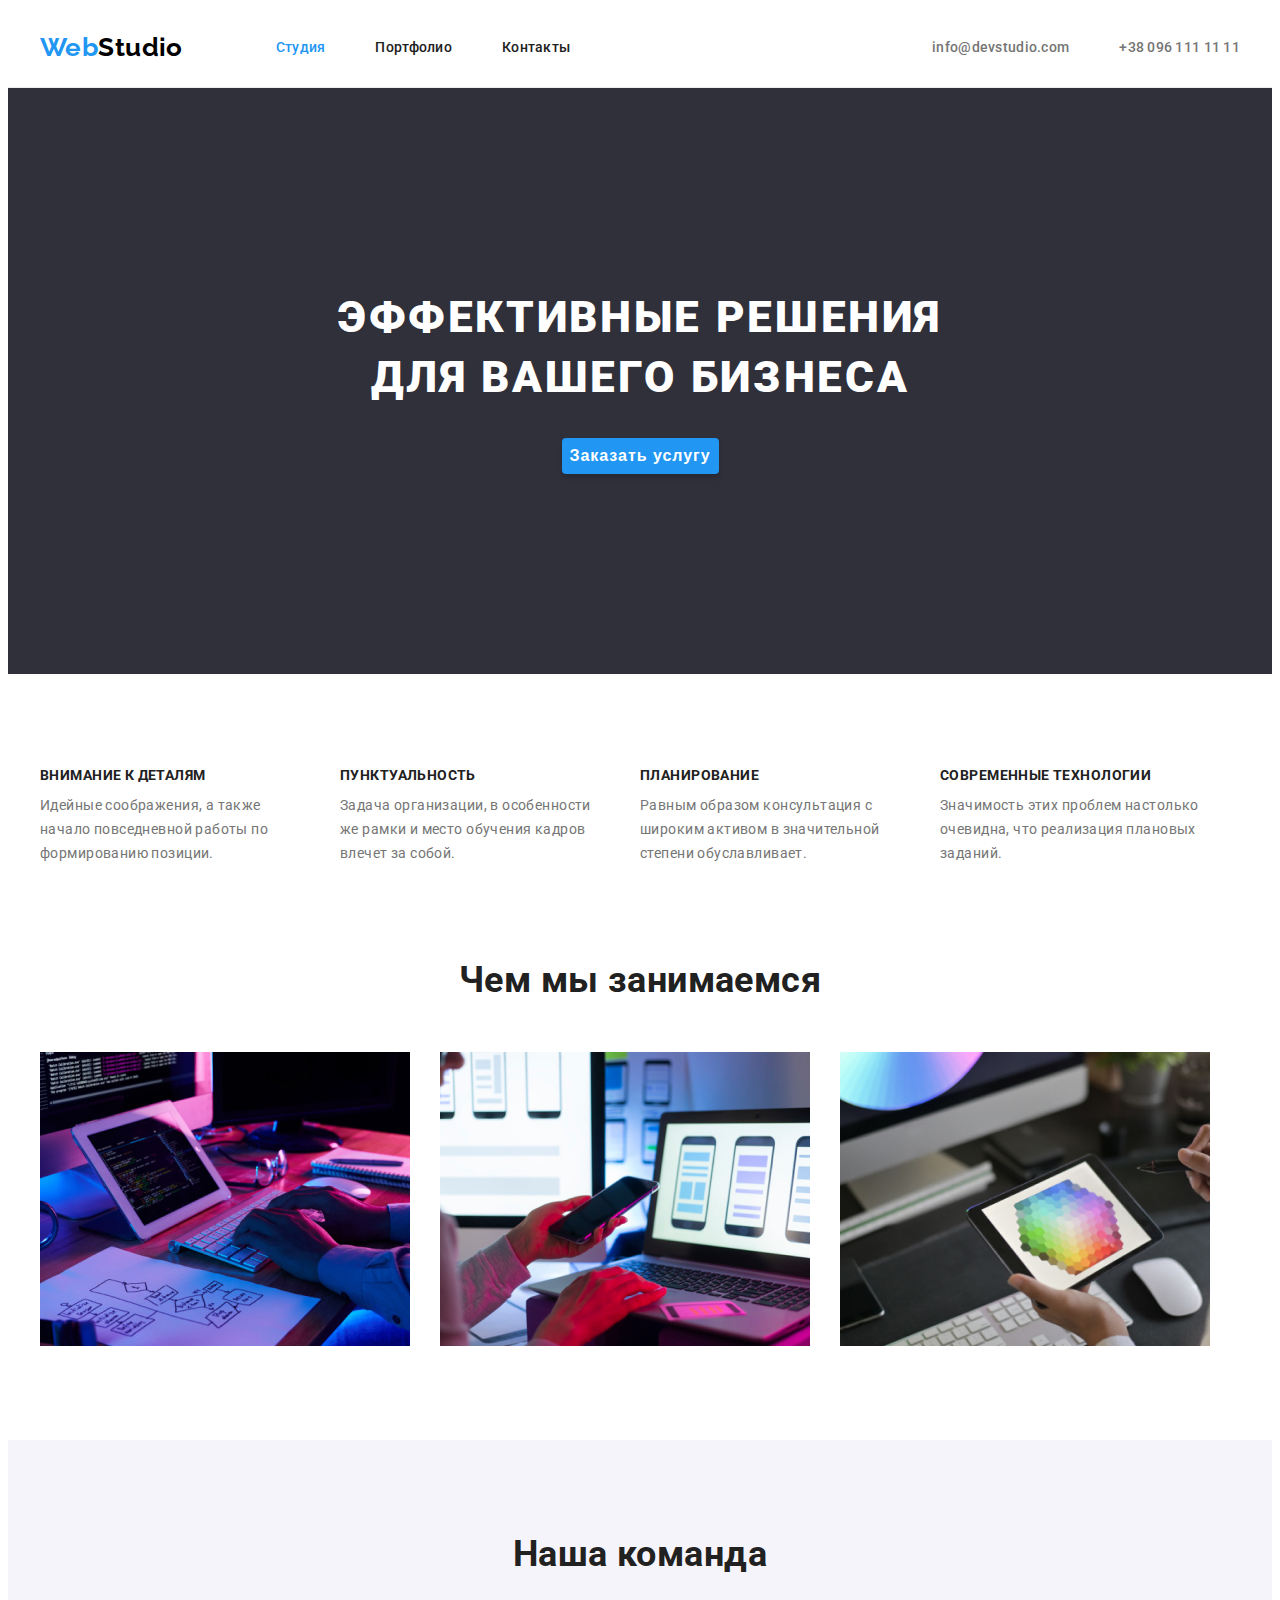
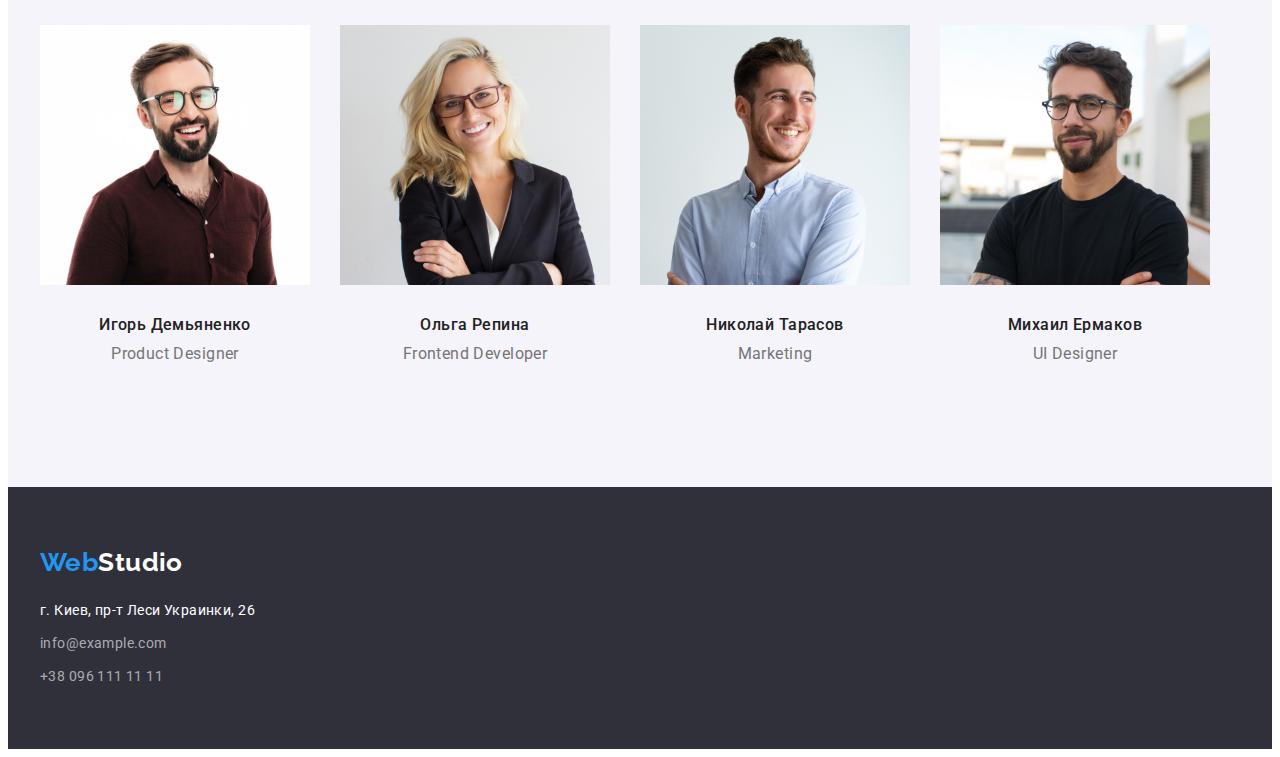
<file: index.html>
<!DOCTYPE html>
<html lang="ru">
  <head>
    <meta charset="UTF-8" />
    <meta http-equiv="X-UA-Compatible" content="IE=edge" />
    <meta name="viewport" content="width=device-width, initial-scale=1.0" />
    <title>WebStudio</title>
    <link
      href="https://fonts.googleapis.com/css2?family=Raleway:wght@700&family=Roboto:wght@400;500;700;900&display=swap"
      rel="stylesheet"
    />
    <link
      rel="stylesheet"
      href="https://cdnjs.cloudflare.com/ajax/libs/modern-normalize/1.1.0/modern-normalize.min.css"
      integrity="sha512-wpPYUAdjBVSE4KJnH1VR1HeZfpl1ub8YT/NKx4PuQ5NmX2tKuGu6U/JRp5y+Y8XG2tV+wKQpNHVUX03MfMFn9Q=="
      crossorigin="anonymous"
      referrerpolicy="no-referrer"
    />
    <link rel="stylesheet" href="./css/style.css" />
  </head>
  <body>
    <header class="header">
      <div class="container main-nav">
        <nav class="main-nav">
          <a href="" class="logo"
            ><span class="colorweb">Web</span
            ><span class="colorstudio">Studio</span></a
          >
          <ul class="site-nav list">
            <li class="nav-item">
              <a href="./index.html" class="current link-nav">Студия</a>
            </li>
            <li class="nav-item">
              <a href="./portfolio.html" class="link-nav">Портфолио</a>
            </li>
            <li class="nav-item"><a href="" class="link-nav">Контакты</a></li>
          </ul>
        </nav>
        <ul class="contact list">
          <li class="contact-item">
            <a href="mailto:info@devstudio.com" class="contact-link"
              >info@devstudio.com</a
            >
          </li>
          <li class="contact-item">
            <a href="tel:+380961111111" class="contact-link"
              >+38 096 111 11 11</a
            >
          </li>
        </ul>
      </div>
    </header>
    <main>
      <section class="hero">
        <div class="container">
          <h1 class="hero-title">Эффективные решения для вашего бизнеса</h1>
          <button type="button" class="hero-button">Заказать услугу</button>
        </div>
      </section>
      <!--Преимущества-->
      <section class="section">
        <div class="container">
          <h2 class="visually-hidden">Преимущества</h2>
          <ul class="list advantages-list">
            <li class="advantages-item">
              <h3 class="advantages-title">Внимание к деталям</h3>
              <p class="advantages-text">
                Идейные соображения, а также начало повседневной работы по
                формированию позиции.
              </p>
            </li>
            <li class="advantages-item">
              <h3 class="advantages-title">Пунктуальность</h3>
              <p class="advantages-text">
                Задача организации, в особенности же рамки и место обучения
                кадров влечет за собой.
              </p>
            </li>
            <li class="advantages-item">
              <h3 class="advantages-title">Планирование</h3>
              <p class="advantages-text">
                Равным образом консультация с широким активом в значительной
                степени обуславливает.
              </p>
            </li>
            <li class="advantages-item">
              <h3 class="advantages-title">Современные технологии</h3>
              <p class="advantages-text">
                Значимость этих проблем настолько очевидна, что реализация
                плановых заданий.
              </p>
            </li>
          </ul>
        </div>
      </section>
      <!--Работы-->
      <section class="section works">
        <div class="container">
          <h2 class="works-title">Чем мы занимаемся</h2>
          <ul class="works-list list">
            <li class="works-item">
              <img
                
                src="./images/box1j.jpg"
                alt="box1"
                width="370"
              />
            </li>
            <li class="works-item">
              <img
                
                src="./images/box2j.jpg"
                alt="box2"
                width="370"
              />
            </li>
            <li class="works-item">
              <img
                
                src="./images/box3j.jpg"
                alt="box3"
                width="370"
              />
            </li>
          </ul>
        </div>
      </section>
      <!--Команда-->
      <section class="team section">
        <div class="container">
          <h2 class="team-title">Наша команда</h2>
          <ul class="team-list list">
            <li class="team-item">
              <img
                
                src="./images/img.jpg"
                alt="img"
                width="270"
              />
              <div class="team-card">
                <h3 class="team-name">Игорь Демьяненко</h3>
                <p class="team-text">Product Designer</p>
              </div>
            </li>
            <li class="team-item">
              <img
                
                src="./images/img1.jpg"
                alt="img1"
                width="270"
              />
              <div class="team-card">
                <h3 class="team-name">Ольга Репина</h3>
                <p class="team-text">Frontend Developer</p>
              </div>
            </li>
            <li class="team-item">
              <img
                
                src="./images/img2.jpg"
                alt="img2"
                width="270"
              />
              <div class="team-card">
                <h3 class="team-name">Николай Тарасов</h3>
                <p class="team-text">Marketing</p>
              </div>
            </li>
            <li class="team-item">
              <img
                
                src="./images/img3.jpg"
                alt="img3"
                width="270"
              />
              <div class="team-card">
                <h3 class="team-name">Михаил Ермаков</h3>
                <p class="team-text">UI Designer</p>
              </div>
            </li>
          </ul>
        </div>
      </section>
    </main>
    <footer class="footer">
      <div class="container">
        <a href="" class="logo"
          ><span class="colorweb">Web</span
          ><span class="colorstudio-second">Studio</span></a
        >
        <address class="footer-address">
          <p class="footer-text">г. Киев, пр-т Леси Украинки, 26</p>
          <ul class="footer-list list">
            <li class="footer-item">
              <a class="footer-link" href="mailto:info@example.com"
                >info@example.com</a
              >
            </li>
            <li class="footer-item">
              <a class="footer-link href="tel:+380961111111">+38 096 111 11 11</a>
            </li>
          </ul>
        </address>
      </div>
    </footer>
  </body>
</html>
</file>
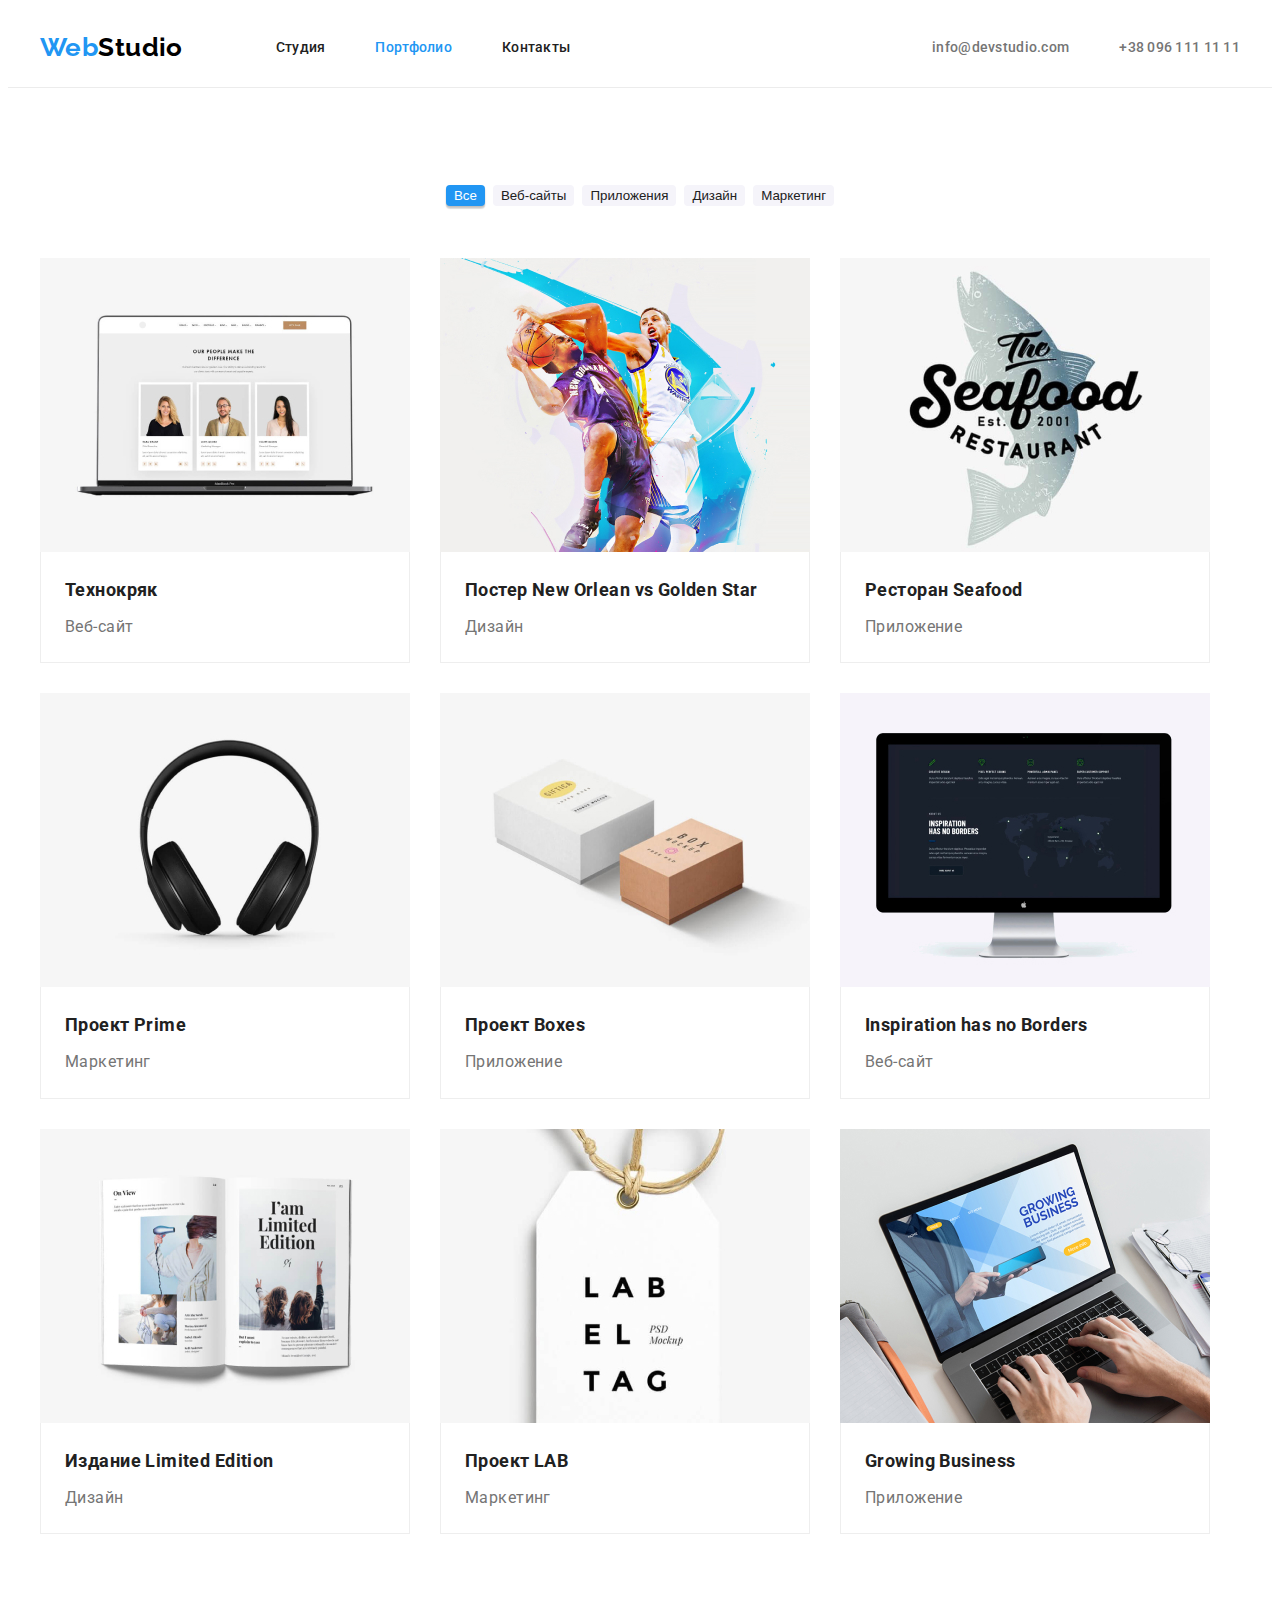
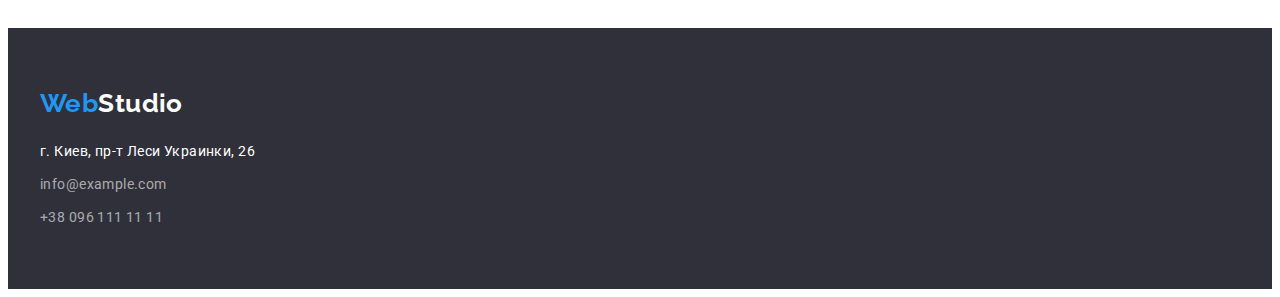
<file: portfolio.html>
<!DOCTYPE html>
<html lang="ru">
  <head>
    <meta charset="UTF-8" />
    <meta http-equiv="X-UA-Compatible" content="IE=edge" />
    <meta name="viewport" content="width=device-width, initial-scale=1.0" />
    <title>WebStudio</title>
    <link
      href="https://fonts.googleapis.com/css2?family=Raleway:wght@700&family=Roboto:wght@400;500;700;900&display=swap"
      rel="stylesheet"
    />
    <link
      rel="stylesheet"
      href="https://cdnjs.cloudflare.com/ajax/libs/modern-normalize/1.1.0/modern-normalize.min.css"
      integrity="sha512-wpPYUAdjBVSE4KJnH1VR1HeZfpl1ub8YT/NKx4PuQ5NmX2tKuGu6U/JRp5y+Y8XG2tV+wKQpNHVUX03MfMFn9Q=="
      crossorigin="anonymous"
      referrerpolicy="no-referrer"
    />
    <link rel="stylesheet" href="./css/style.css" />
  </head>
  <body>
    <header class="header">
      <div class="container main-nav">
        <nav class="main-nav">
          <a href="" class="logo"
            ><span class="colorweb">Web</span
            ><span class="colorstudio">Studio</span></a
          >
          <ul class="site-nav list">
            <li class="nav-item">
              <a href="./index.html" class="link-nav">Студия</a>
            </li>
            <li class="nav-item">
              <a href="./portfolio.html" class="current link-nav">Портфолио</a>
            </li>
            <li class="nav-item"><a href="" class="link-nav">Контакты</a></li>
          </ul>
        </nav>
        <ul class="contact list">
          <li class="contact-item">
            <a href="mailto:info@devstudio.com" class="contact-link"
              >info@devstudio.com</a
            >
          </li>
          <li class="contact-item">
            <a href="tel:+380961111111" class="contact-link"
              >+38 096 111 11 11</a
            >
          </li>
        </ul>
      </div>
    </header>
    <main>
      <section class="section">
        <div class="container">
          <h1 class="visually-hidden">Портфолио</h1>
          <ul class="filter-list list">
            <li class="filter-item">
              <button type="button" class="button-filter-first">Все</button>
            </li>
            <li class="filter-item">
              <button type="button" class="button-filter">Веб-сайты</button>
            </li>
            <li class="filter-item">
              <button type="button" class="button-filter">Приложения</button>
            </li>
            <li class="filter-item">
              <button type="button" class="button-filter">Дизайн</button>
            </li>
            <li class="filter-item">
              <button type="button" class="button-filter">Маркетинг</button>
            </li>
          </ul>

          <ul class="projects-list list">
            <li class="projects-item">
              <a class="projects-link" href="">
                <img
                  
                  src="./images/p1.jpg"
                  alt="picture"
                  width="370"
                />
                <div class="projects-card">
                  <h2 class="filter-title">Технокряк</h2>
                  <p class="filter-text">Веб-сайт</p>
                </div>
              </a>
            </li>
            <li class="projects-item">
              <a class="projects-link" class="projects-link" href="">
                <img
                  
                  src="./images/p2.jpg"
                  alt="picture"
                  width="370"
                />
                <div class="projects-card">
                  <h2 class="filter-title">Постер New Orlean vs Golden Star</h2>
                  <p class="filter-text">Дизайн</p>
                </div>
              </a>
            </li>
            <li class="projects-item">
              <a class="projects-link" href="">
                <img
                  
                  src="./images/p3.jpg"
                  alt="picture"
                  width="370"
                />
                <div class="projects-card">
                  <h2 class="filter-title">Ресторан Seafood</h2>
                  <p class="filter-text">Приложение</p>
                </div>
              </a>
            </li>
            <li class="projects-item">
              <a class="projects-link" href="">
                <img
                  
                  src="./images/p4.jpg"
                  alt="picture"
                  width="370"
                />
                <div class="projects-card">
                  <h2 class="filter-title">Проект Prime</h2>
                  <p class="filter-text">Маркетинг</p>
                </div>
              </a>
            </li>
            <li class="projects-item">
              <a class="projects-link" href="">
                <img
                  
                  src="./images/p5.jpg"
                  alt="picture"
                  width="370"
                />
                <div class="projects-card">
                  <h2 class="filter-title">Проект Boxes</h2>
                  <p class="filter-text">Приложение</p>
                </div>
              </a>
            </li>
            <li class="projects-item">
              <a class="projects-link" href="">
                <img
                  
                  src="./images/p6.jpg"
                  alt="picture"
                  width="370"
                />
                <div class="projects-card">
                  <h2 class="filter-title">Inspiration has no Borders</h2>
                  <p class="filter-text">Веб-сайт</p>
                </div>
              </a>
            </li>
            <li class="projects-item">
              <a class="projects-link" href="">
                <img
                  
                  src="./images/p7.jpg"
                  alt="picture"
                  width="370"
                />
                <div class="projects-card">
                  <h2 class="filter-title">Издание Limited Edition</h2>
                  <p class="filter-text">Дизайн</p>
                </div>
              </a>
            </li>
            <li class="projects-item">
              <a class="projects-link" href="">
                <img
                  
                  src="./images/p8.jpg"
                  alt="picture"
                  width="370"
                />
                <div class="projects-card">
                  <h2 class="filter-title">Проект LAB</h2>
                  <p class="filter-text">Маркетинг</p>
                </div>
              </a>
            </li>
            <li class="projects-item">
              <a class="projects-link" href="">
                <img
                  
                  src="./images/p9.jpg"
                  alt="picture"
                  width="370"
                />
                <div class="projects-card">
                  <h2 class="filter-title">Growing Business</h2>
                  <p class="filter-text">Приложение</p>
                </div>
              </a>
            </li>
          </ul>
        </div>
      </section>
    </main>
    <footer class="footer">
      <div class="container">
        <a href="" class="logo"
          ><span class="colorweb">Web</span
          ><span class="colorstudio-second">Studio</span></a
        >
        <address class="footer-address">
          <p class="footer-text">г. Киев, пр-т Леси Украинки, 26</p>
          <ul class="footer-list list">
            <li class="footer-item">
              <a class="footer-link" href="mailto:info@example.com"
                >info@example.com</a
              >
            </li>
            <li class="footer-item">
              <a class="footer-link href="tel:+380961111111">+38 096 111 11 11</a>
            </li>
          </ul>
        </address>
      </div>
    </footer>
  </body>
</html>
</file>
<file: css/style.css>
/* цвет основного текста #757575 */
/* цвет вторичный #212121 */
/* цвет акцент #2196F3 */
/* цвет бекграунд #2F303A */

/* Стили для html */
:root {
  --primary-text-color: #757575;
  --secondary-text-color: #212121;
  --accent-color: #2196f3;
  --background-color: #2f303a;
}

.container {
  width: 1200px;
  padding-left: 15px;
  padding-right: 15px;
  margin: 0 auto;
}

body {
  background-color: #fff;
  color: var(--primary-text-color);
  font-family: Roboto, sans-serif;
  letter-spacing: 0.03em;
  font-weight: 400;
  font-size: 14px;
  line-height: 1.71;
}
.list {
  list-style: none;
}
.section {
  padding-top: 94px;
  padding-bottom: 94px;
}
img {
  display: block;
  max-width: 100%;
  height: auto;
}
.visually-hidden {
  position: absolute;
  white-space: nowrap;
  width: 1px;
  height: 1px;
  overflow: hidden;
  border: 0;
  padding: 0;
  clip: rect(0 0 0 0);
  clip-path: inset(50%);
  margin: -1px;
}

/* header */

.header {
  border-bottom: 1px solid #ececec;
}

/* main-nav */
.main-nav {
  display: flex;
  align-items: center;
}

.logo {
  font-family: Raleway, sans-serif;
  font-weight: 700;
  font-size: 26px;
  line-height: 1.2;
  text-decoration: none;
}

.colorweb {
  color: var(--accent-color);
}
.colorstudio {
  color: #000000;
}
.colorstudio-second {
  color: #fff;
}
/* site-nav */
.site-nav a {
  color: var(--secondary-text-color);
  font-weight: 500;
  font-size: 14px;
  line-height: 1.1;
  letter-spacing: 0.02em;
  text-decoration: none;
}
.site-nav a.current {
  color: var(--accent-color);
}

.site-nav a:hover,
.site-nav a:focus,
.contact-footer a:hover,
.contact-footer a:focus {
  color: var(--accent-color);
}

.site-nav {
  display: flex;
  margin-left: 93px;
  margin-top: 0;
  margin-bottom: 0;
  padding-left: 0;
}
.link-nav {
  display: block;
  padding-top: 32px;
  padding-bottom: 32px;
}
.nav-item:not(:last-child) {
  margin-right: 50px;
}
/* contact */
.contact {
  display: flex;
  margin-left: auto;
  margin-top: 0;
  margin-bottom: 0;
  padding-left: 0;
}

.contact-item:not(:last-child) {
  margin-right: 50px;
}

.contact-link {
  color: var(--primary-text-color);
  text-decoration: none;
  font-weight: 500;
  font-size: 14px;
  line-height: 1, 14;
  letter-spacing: 0.02em;
}
.contact-link:hover,
.contact-link:focus {
  color: var(--accent-color);
}

/* hero */
.hero {
  background-color: var(--background-color);
  text-align: center;
  padding-top: 200px;
  padding-bottom: 200px;
}
.hero-title {
  color: #fff;
  font-weight: 900;
  font-size: 44px;
  line-height: 1.36;
  letter-spacing: 0.06em;
  text-transform: uppercase;
  margin-top: 0;
  margin-bottom: 30px;
  max-width: 696px;
  margin-left: auto;
  margin-right: auto;
}

/* advantages */

.advantages-title {
  color: var(--secondary-text-color);
  font-weight: 700;
  font-size: 14px;
  line-height: 1.14;
  letter-spacing: 0.03em;
  text-transform: uppercase;
  margin-top: 0;
  margin-bottom: 0;
}

.advantages-text {
  margin-top: 10px;
  margin-bottom: 0;
}

.advantages-list {
  margin-top: 0;
  margin-bottom: 0;
  display: flex;
  padding-left: 0px;
}
.advantages-item:not(:last-child) {
  margin-right: 30px;
}
.advantages-item {
  max-width: 270px;
}
/* works */

.works {
  padding-top: 0;
}
.works-title {
  font-weight: 700;
  font-size: 36px;
  line-height: 1.16;
  text-align: center;
  text-transform: none;
  padding-bottom: 0;
  margin-top: 0;
  margin-bottom: 0;
  color: var(--secondary-text-color);
}
.works-list {
  margin-top: 50px;
  margin-bottom: 0;
  display: flex;
  padding-left: 0px;
}

.works-item:not(:last-child) {
  margin-right: 30px;
}

/* team */

.team-name {
  font-weight: 500;
  font-size: 16px;
  line-height: 1.19;
  text-align: center;
  text-transform: capitalize;
  padding-bottom: 0;
  margin-top: 0;
  margin-bottom: 0;
  color: var(--secondary-text-color);
}
.team-text {
  font-weight: 400;
  font-size: 16px;
  line-height: 1.19;
  text-align: center;

  margin-top: 10px;
  margin-bottom: 0px;
}

.team-title {
  font-weight: 700;
  font-size: 36px;
  line-height: 1.16;
  text-align: center;
  text-transform: none;
  margin-top: 0;
  margin-bottom: 0;
  padding-bottom: 0;
  color: var(--secondary-text-color);
}
.team-list {
  display: flex;
  margin-top: 0;
  margin-top: 50px;
  margin-bottom: 0px;

  padding-left: 0px;
}
.team-item:not(:last-child) {
  margin-right: 30px;
}

.team {
  background-color: #f5f4fa;
}

.team-card {
  padding-top: 30px;
  padding-bottom: 30px;
}
/* footer */

.footer {
  background-color: var(--background-color);
  padding-top: 60px;
  padding-bottom: 60px;
}
.footer-list {
  margin-top: 9px;
  margin-bottom: 0;
  padding-left: 0;
}
.footer-link {
  color: rgba(255, 255, 255, 0.6);
  text-decoration: none;
}
.footer-item:not(:first-child) {
  margin-top: 9px;
}
.footer-address {
  font-weight: 400;
  font-size: 14px;
  line-height: 1.7;
  font-style: normal;
  margin-top: 20px;
}
.footer-text {
  margin-top: 0;
  margin-bottom: 0;
  color: #ffffff;
}

/* hero-button */

.hero-button {
  color: #fff;
  background-color: var(--accent-color);
  font-weight: 700;
  font-size: 16px;
  line-height: 1.88;
  letter-spacing: 0.06em;
  cursor: pointer;
  box-shadow: 0px 4px 4px rgba(0, 0, 0, 0.15);
  border-radius: 4px;
  border-color: transparent;
}

.hero-button:hover,
.hero-button:focus {
  background-color: #188ce8;
}

/* Portfolio */

/* filter */
.filter-list {
  display: flex;
  justify-content: center;
  padding-left: 0;
  font-weight: 500;
  font-size: 16px;
  line-height: 1.6;
  text-decoration: none;

  margin-top: 0;
  margin-bottom: 0;
}
.filter-item:not(:last-child) {
  margin-right: 8px;
}

.filter-title {
  margin-top: 0;
  margin-bottom: 0;
  font-weight: 700;
  font-size: 18px;
  line-height: 2;
  color: var(--secondary-text-color);
}

.filter-text {
  margin-top: 0;
  margin-bottom: 0;
  margin-top: 4px;
  font-weight: 400;
  font-size: 16px;
  line-height: 1.9;
  color: var(--primary-text-color);
}
/* button-filter */

.button-filter-first {
  color: #fff;
  background-color: var(--accent-color);
  cursor: pointer;
  border-color: transparent;
  border-radius: 4px;
  box-shadow: 0px 3px 1px rgba(0, 0, 0, 0.1), 0px 1px 2px rgba(0, 0, 0, 0.08),
    0px 2px 2px rgba(0, 0, 0, 0.12);
}
.button-filter {
  background-color: #f5f4fa;
  cursor: pointer;
  color: var(--secondary-text-color);
  border-color: transparent;
  border-radius: 4px;
}
/* projects */

.projects-list {
  display: flex;
  flex-wrap: wrap;
  padding-left: 0;

  margin-top: 50px;
  margin-bottom: 0;
}
.projects-item {
  margin-right: 30px;
  margin-bottom: 30px;
}
.projects-item:nth-child(3n) {
  margin-right: 0;
}
.projects-item:nth-last-child(-n + 3) {
  margin-bottom: 0;
}
.projects-card {
  border-left: 1px solid #eeeeee;
  border-bottom: 1px solid #eeeeee;
  border-right: 1px solid #eeeeee;
  padding: 20px 24px;
}
.projects-link {
  text-decoration: none;
}
</file>
